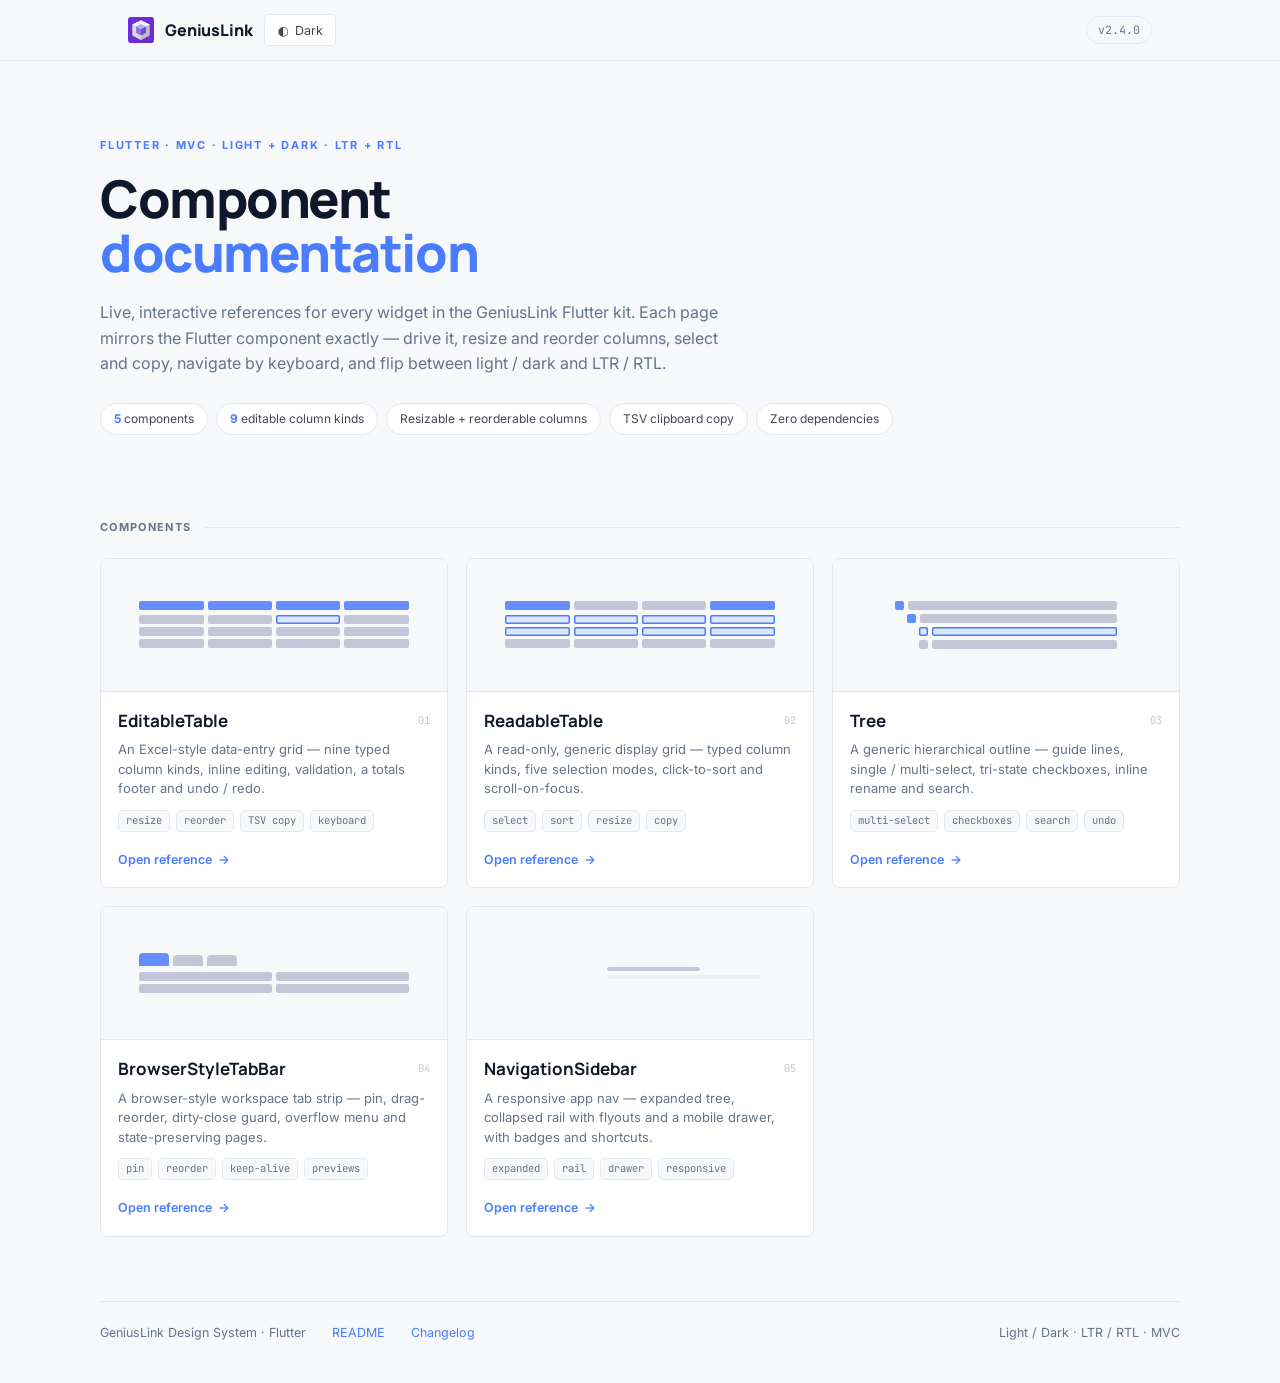
<file: docs/index.html>
<!DOCTYPE html>
<html lang="en">
<head>
<meta charset="UTF-8" />
<title>GeniusLink Design System — Components</title>
<meta name="viewport" content="width=device-width, initial-scale=1" />
<link rel="stylesheet" href="tokens.css" />
<style>
  html, body { margin: 0; padding: 0; }
  body {
    font-family: var(--gl-font-body);
    background: var(--gl-bg);
    color: var(--gl-fg-1);
    -webkit-font-smoothing: antialiased;
  }
  ::-webkit-scrollbar { width: 10px; height: 10px; }
  ::-webkit-scrollbar-thumb { background: var(--gl-border-strong); border-radius: 5px; }
  a { color: inherit; text-decoration: none; }

  .wrap { max-width: 1080px; margin: 0 auto; padding: 0 28px; }

  /* top bar */
  .bar {
    position: sticky; top: 0; z-index: 100;
    display: flex; align-items: center; gap: 12px;
    height: 60px;
    background: color-mix(in srgb, var(--gl-bg) 86%, transparent);
    backdrop-filter: saturate(140%) blur(10px);
    border-bottom: 1px solid var(--gl-border);
  }
  .bar .wrap { display: flex; align-items: center; gap: 12px; width: 100%; box-sizing: border-box; }
  .brand { display: flex; align-items: center; gap: 11px; }
  .brand img { width: 26px; height: 26px; object-fit: contain; }
  .brand b { font-family: var(--gl-font-display); font-weight: 800; font-size: 16px; letter-spacing: -0.01em; }
  .ver {
    margin-inline-start: auto;
    font-family: var(--gl-font-mono); font-size: 11.5px;
    color: var(--gl-fg-3);
    border: 1px solid var(--gl-border); border-radius: 999px;
    padding: 4px 11px;
  }
  .theme-btn {
    display: inline-flex; align-items: center; gap: 7px;
    height: 32px; padding: 0 12px;
    background: var(--gl-surface); border: 1px solid var(--gl-border);
    border-radius: var(--gl-radius-sm);
    color: var(--gl-fg-2); font-size: 12.5px; font-family: var(--gl-font-body);
    cursor: pointer;
  }
  .theme-btn:hover { border-color: var(--gl-border-strong); color: var(--gl-fg-1); }

  /* hero */
  .hero { padding: 76px 0 38px; }
  .eyebrow {
    font-size: 11px; font-weight: 700; letter-spacing: 0.16em; text-transform: uppercase;
    color: var(--gl-blue-500); margin-bottom: 18px;
  }
  .hero h1 {
    font-family: var(--gl-font-display); font-weight: 800;
    font-size: clamp(34px, 6vw, 52px); line-height: 1.04; letter-spacing: -0.028em;
    margin: 0 0 20px;
  }
  .hero h1 .g { color: var(--gl-blue-500); }
  .hero p {
    max-width: 620px; font-size: 16px; line-height: 1.62; color: var(--gl-fg-3); margin: 0;
    text-wrap: pretty;
  }
  .meta { display: flex; flex-wrap: wrap; gap: 8px; margin-top: 26px; }
  .chip {
    font-size: 12px; color: var(--gl-fg-2);
    background: var(--gl-surface); border: 1px solid var(--gl-border);
    border-radius: 999px; padding: 6px 13px;
  }
  .chip b { color: var(--gl-blue-500); font-weight: 700; }

  /* section label */
  .sec-label {
    display: flex; align-items: center; gap: 14px;
    margin: 46px 0 22px;
    font-size: 11px; font-weight: 700; letter-spacing: 0.12em; text-transform: uppercase;
    color: var(--gl-fg-3);
  }
  .sec-label::after { content: ""; flex: 1; height: 1px; background: var(--gl-border); }

  /* component grid */
  .grid {
    display: grid; grid-template-columns: repeat(auto-fill, minmax(330px, 1fr));
    gap: 18px;
  }
  .card {
    display: flex; flex-direction: column;
    background: var(--gl-surface); border: 1px solid var(--gl-border);
    border-radius: var(--gl-radius-lg); overflow: hidden;
    transition: transform var(--gl-dur-base) var(--gl-ease-standard),
                border-color var(--gl-dur-base) var(--gl-ease-standard),
                box-shadow var(--gl-dur-base) var(--gl-ease-standard);
  }
  .card:hover {
    transform: translateY(-3px);
    border-color: color-mix(in srgb, var(--gl-blue-500) 50%, var(--gl-border));
    box-shadow: var(--gl-shadow);
  }
  .thumb {
    height: 132px; border-bottom: 1px solid var(--gl-border);
    background: var(--gl-bg); position: relative; overflow: hidden;
    display: flex; align-items: center; justify-content: center;
  }
  .card-body { padding: 16px 17px 18px; display: flex; flex-direction: column; gap: 7px; flex: 1; }
  .card-head { display: flex; align-items: center; gap: 9px; }
  .card-head h3 { font-family: var(--gl-font-display); font-weight: 700; font-size: 17px; margin: 0; }
  .card-head .num {
    font-family: var(--gl-font-mono); font-size: 10.5px; color: var(--gl-fg-4);
    margin-inline-start: auto;
  }
  .card p { margin: 0; font-size: 13px; line-height: 1.5; color: var(--gl-fg-3); }
  .tags { display: flex; flex-wrap: wrap; gap: 6px; margin-top: 4px; }
  .tag {
    font-family: var(--gl-font-mono); font-size: 10.5px; color: var(--gl-fg-3);
    background: var(--gl-bg); border: 1px solid var(--gl-border); border-radius: 5px;
    padding: 2px 7px;
  }
  .go {
    margin-top: auto; padding-top: 12px;
    display: inline-flex; align-items: center; gap: 6px;
    font-size: 12.5px; font-weight: 600; color: var(--gl-blue-500);
  }
  .card:hover .go .arr { transform: translateX(3px); }
  .go .arr { transition: transform var(--gl-dur-base) var(--gl-ease-standard); }

  /* mini thumbnail primitives (flat, token-coloured) */
  .mini { width: 78%; }
  .mrow { display: flex; gap: 4px; }
  .mcell { height: 9px; border-radius: 2px; background: var(--gl-border-strong); flex: 1; }
  .mcell.h { background: var(--gl-blue-500); opacity: .85; }
  .mcell.sel { box-shadow: inset 0 0 0 1.5px var(--gl-blue-500); background: color-mix(in srgb, var(--gl-blue-500) 14%, transparent); }

  footer {
    margin: 64px 0 40px; padding-top: 22px;
    border-top: 1px solid var(--gl-border);
    display: flex; flex-wrap: wrap; gap: 14px 26px; align-items: center;
    font-size: 12.5px; color: var(--gl-fg-3);
  }
  footer a { color: var(--gl-blue-500); }
  footer .sp { margin-inline-start: auto; }

  @media (max-width: 560px) { .hero { padding: 48px 0 28px; } }
</style>
</head>
<body data-theme="light">

<div class="bar">
  <div class="wrap">
    <span class="brand"><img src="assets/logo-mark.png" alt="" /><b>GeniusLink</b></span>
    <button class="theme-btn" id="themeBtn" type="button">
      <span id="themeIcon">◐</span><span id="themeLabel">Dark</span>
    </button>
    <span class="ver">v2.4.0</span>
  </div>
</div>

<div class="wrap">
  <header class="hero">
    <div class="eyebrow">Flutter · MVC · Light + Dark · LTR + RTL</div>
    <h1>Component<br><span class="g">documentation</span></h1>
    <p>Live, interactive references for every widget in the GeniusLink Flutter kit. Each page mirrors the Flutter component exactly — drive it, resize and reorder columns, select and copy, navigate by keyboard, and flip between light / dark and LTR / RTL.</p>
    <div class="meta">
      <span class="chip"><b>5</b> components</span>
      <span class="chip"><b>9</b> editable column kinds</span>
      <span class="chip">Resizable + reorderable columns</span>
      <span class="chip">TSV clipboard copy</span>
      <span class="chip">Zero dependencies</span>
    </div>
  </header>

  <div class="sec-label">Components</div>

  <div class="grid">

    <a class="card" href="components-editable-table.html">
      <div class="thumb">
        <div class="mini">
          <div class="mrow" style="margin-bottom:5px"><div class="mcell h"></div><div class="mcell h"></div><div class="mcell h"></div><div class="mcell h"></div></div>
          <div class="mrow" style="margin-bottom:3px"><div class="mcell"></div><div class="mcell"></div><div class="mcell sel"></div><div class="mcell"></div></div>
          <div class="mrow" style="margin-bottom:3px"><div class="mcell"></div><div class="mcell"></div><div class="mcell"></div><div class="mcell"></div></div>
          <div class="mrow"><div class="mcell"></div><div class="mcell"></div><div class="mcell"></div><div class="mcell"></div></div>
        </div>
      </div>
      <div class="card-body">
        <div class="card-head"><h3>EditableTable</h3><span class="num">01</span></div>
        <p>An Excel-style data-entry grid — nine typed column kinds, inline editing, validation, a totals footer and undo / redo.</p>
        <div class="tags"><span class="tag">resize</span><span class="tag">reorder</span><span class="tag">TSV copy</span><span class="tag">keyboard</span></div>
        <span class="go">Open reference <span class="arr">→</span></span>
      </div>
    </a>

    <a class="card" href="components-readable-table.html">
      <div class="thumb">
        <div class="mini">
          <div class="mrow" style="margin-bottom:5px"><div class="mcell h"></div><div class="mcell"></div><div class="mcell"></div><div class="mcell h"></div></div>
          <div class="mrow" style="margin-bottom:3px"><div class="mcell sel"></div><div class="mcell sel"></div><div class="mcell sel"></div><div class="mcell sel"></div></div>
          <div class="mrow" style="margin-bottom:3px"><div class="mcell sel"></div><div class="mcell sel"></div><div class="mcell sel"></div><div class="mcell sel"></div></div>
          <div class="mrow"><div class="mcell"></div><div class="mcell"></div><div class="mcell"></div><div class="mcell"></div></div>
        </div>
      </div>
      <div class="card-body">
        <div class="card-head"><h3>ReadableTable</h3><span class="num">02</span></div>
        <p>A read-only, generic display grid — typed column kinds, five selection modes, click-to-sort and scroll-on-focus.</p>
        <div class="tags"><span class="tag">select</span><span class="tag">sort</span><span class="tag">resize</span><span class="tag">copy</span></div>
        <span class="go">Open reference <span class="arr">→</span></span>
      </div>
    </a>

    <a class="card" href="components-tree.html">
      <div class="thumb">
        <div class="mini" style="width:64%">
          <div class="mrow" style="margin-bottom:4px"><div class="mcell h" style="max-width:9px"></div><div class="mcell"></div></div>
          <div class="mrow" style="margin-bottom:4px;padding-inline-start:12px"><div class="mcell h" style="max-width:9px"></div><div class="mcell"></div></div>
          <div class="mrow" style="margin-bottom:4px;padding-inline-start:24px"><div class="mcell sel" style="max-width:9px"></div><div class="mcell sel"></div></div>
          <div class="mrow" style="padding-inline-start:24px"><div class="mcell" style="max-width:9px"></div><div class="mcell"></div></div>
        </div>
      </div>
      <div class="card-body">
        <div class="card-head"><h3>Tree</h3><span class="num">03</span></div>
        <p>A generic hierarchical outline — guide lines, single / multi-select, tri-state checkboxes, inline rename and search.</p>
        <div class="tags"><span class="tag">multi-select</span><span class="tag">checkboxes</span><span class="tag">search</span><span class="tag">undo</span></div>
        <span class="go">Open reference <span class="arr">→</span></span>
      </div>
    </a>

    <a class="card" href="components-browsertabs.html">
      <div class="thumb">
        <div class="mini">
          <div class="mrow" style="margin-bottom:6px;align-items:flex-end">
            <div class="mcell h" style="height:13px;border-radius:4px 4px 0 0;max-width:30px"></div>
            <div class="mcell" style="height:11px;border-radius:4px 4px 0 0;max-width:30px"></div>
            <div class="mcell" style="height:11px;border-radius:4px 4px 0 0;max-width:30px"></div>
          </div>
          <div class="mrow" style="margin-bottom:3px"><div class="mcell"></div><div class="mcell"></div></div>
          <div class="mrow"><div class="mcell"></div><div class="mcell"></div></div>
        </div>
      </div>
      <div class="card-body">
        <div class="card-head"><h3>BrowserStyleTabBar</h3><span class="num">04</span></div>
        <p>A browser-style workspace tab strip — pin, drag-reorder, dirty-close guard, overflow menu and state-preserving pages.</p>
        <div class="tags"><span class="tag">pin</span><span class="tag">reorder</span><span class="tag">keep-alive</span><span class="tag">previews</span></div>
        <span class="go">Open reference <span class="arr">→</span></span>
      </div>
    </a>

    <a class="card" href="components-navigation-sidebar.html">
      <div class="thumb">
        <div class="mini" style="width:70%;display:flex;gap:6px">
          <div style="width:34%;display:flex;flex-direction:column;gap:4px">
            <div class="mcell h" style="height:7px"></div>
            <div class="mcell" style="height:7px"></div>
            <div class="mcell sel" style="height:7px"></div>
            <div class="mcell" style="height:7px"></div>
          </div>
          <div style="flex:1;display:flex;flex-direction:column;gap:4px">
            <div class="mcell" style="height:7px;max-width:60%"></div>
            <div class="mcell" style="height:24px;background:var(--gl-border);opacity:.5"></div>
          </div>
        </div>
      </div>
      <div class="card-body">
        <div class="card-head"><h3>NavigationSidebar</h3><span class="num">05</span></div>
        <p>A responsive app nav — expanded tree, collapsed rail with flyouts and a mobile drawer, with badges and shortcuts.</p>
        <div class="tags"><span class="tag">expanded</span><span class="tag">rail</span><span class="tag">drawer</span><span class="tag">responsive</span></div>
        <span class="go">Open reference <span class="arr">→</span></span>
      </div>
    </a>

  </div>

  <footer>
    <span>GeniusLink Design System · Flutter</span>
    <a href="../README.md">README</a>
    <a href="../changelog.md">Changelog</a>
    <span class="sp">Light / Dark · LTR / RTL · MVC</span>
  </footer>
</div>

<script>
  (function () {
    var body = document.body;
    var btn = document.getElementById('themeBtn');
    var label = document.getElementById('themeLabel');
    var saved = null;
    try { saved = localStorage.getItem('gl-docs-theme'); } catch (e) {}
    if (saved) body.setAttribute('data-theme', saved);
    function sync() {
      var dark = body.getAttribute('data-theme') === 'dark';
      label.textContent = dark ? 'Light' : 'Dark';
    }
    sync();
    btn.addEventListener('click', function () {
      var dark = body.getAttribute('data-theme') === 'dark';
      var next = dark ? 'light' : 'dark';
      body.setAttribute('data-theme', next);
      try { localStorage.setItem('gl-docs-theme', next); } catch (e) {}
      sync();
    });
  })();
</script>
</body>
</html>
</file>
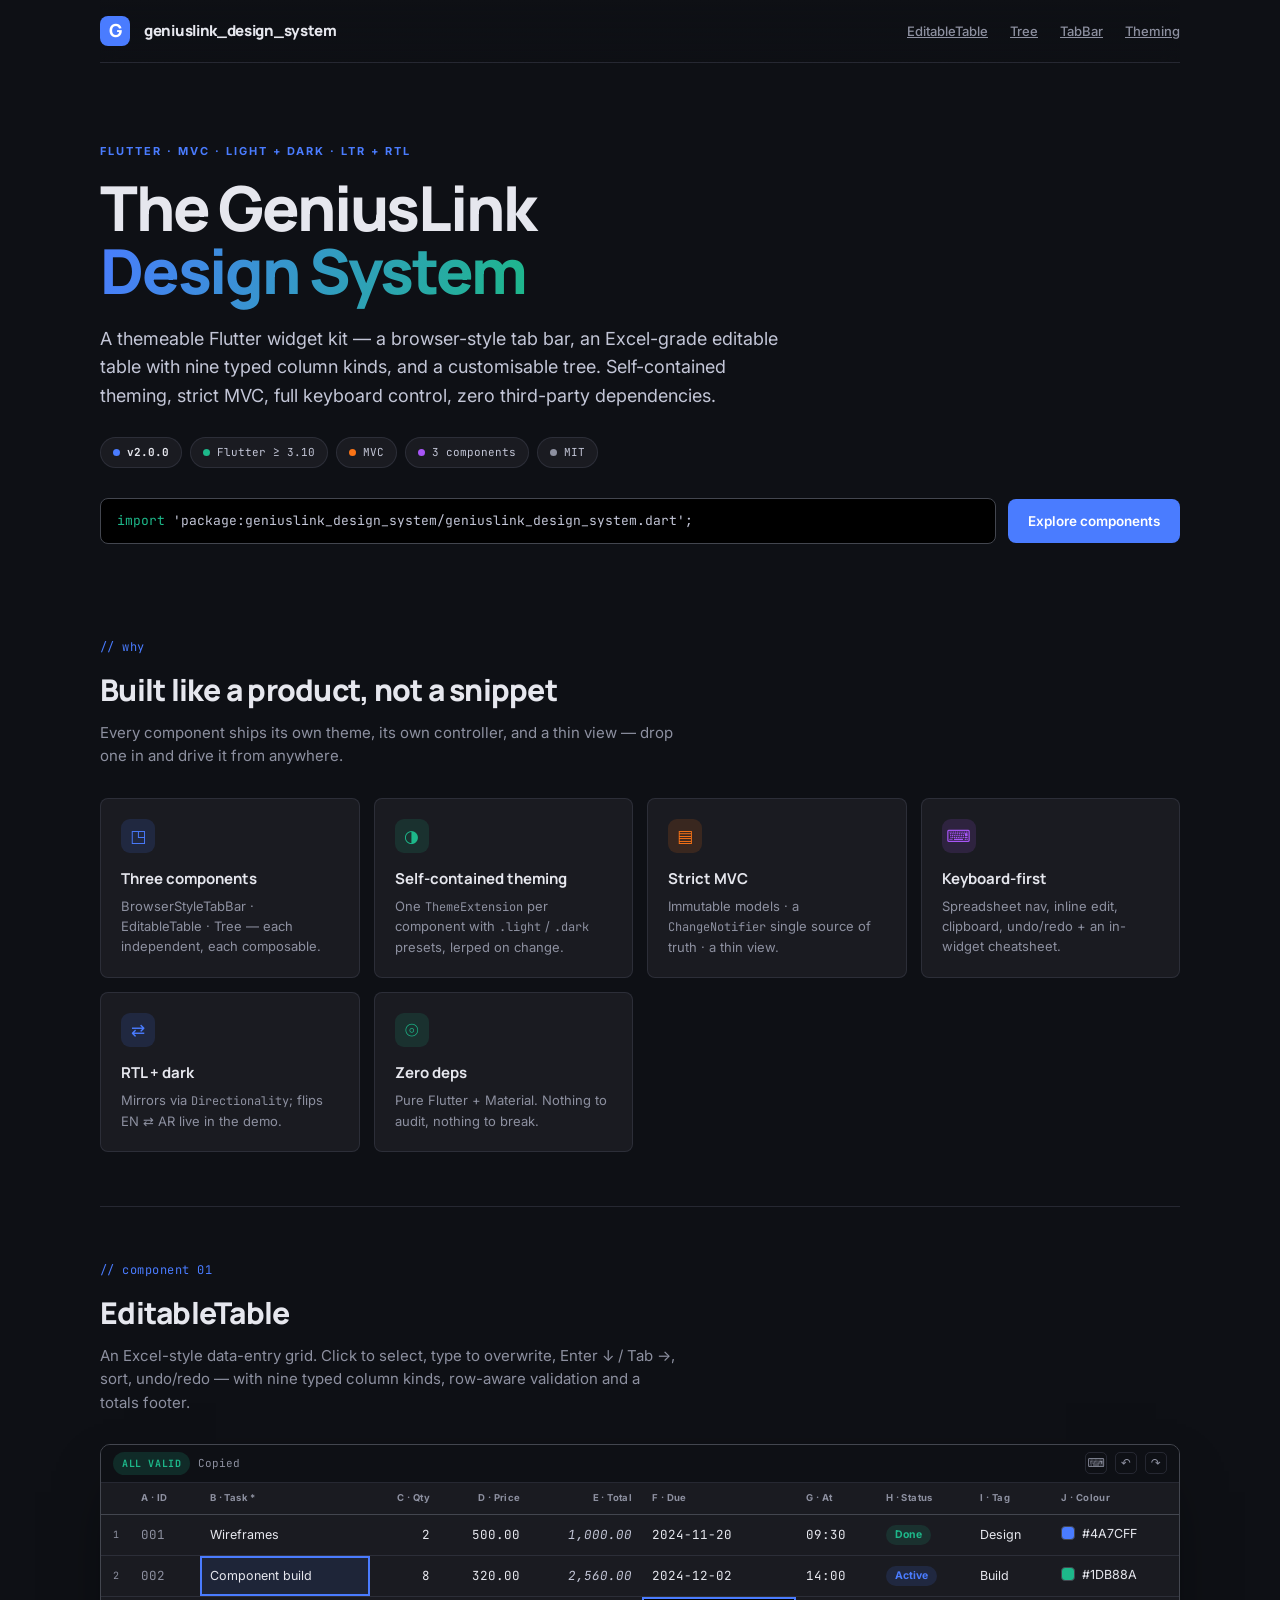
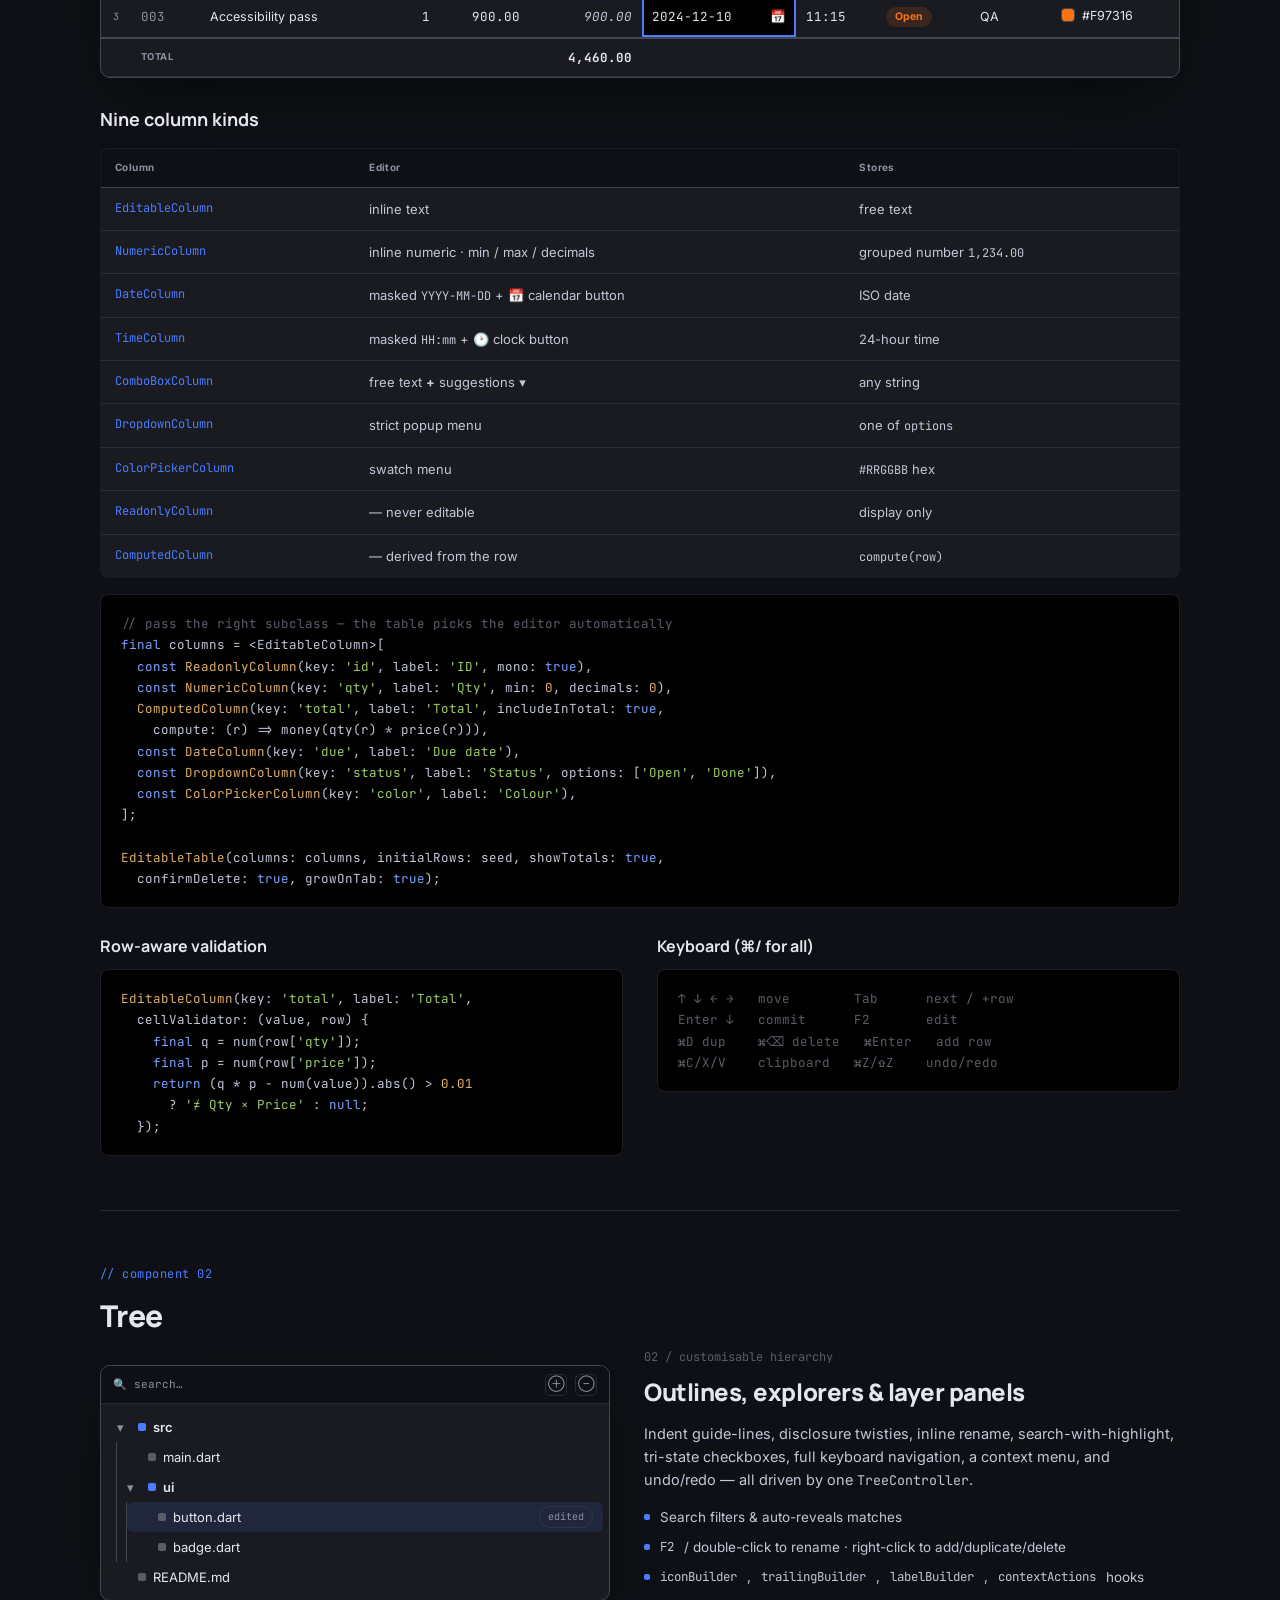
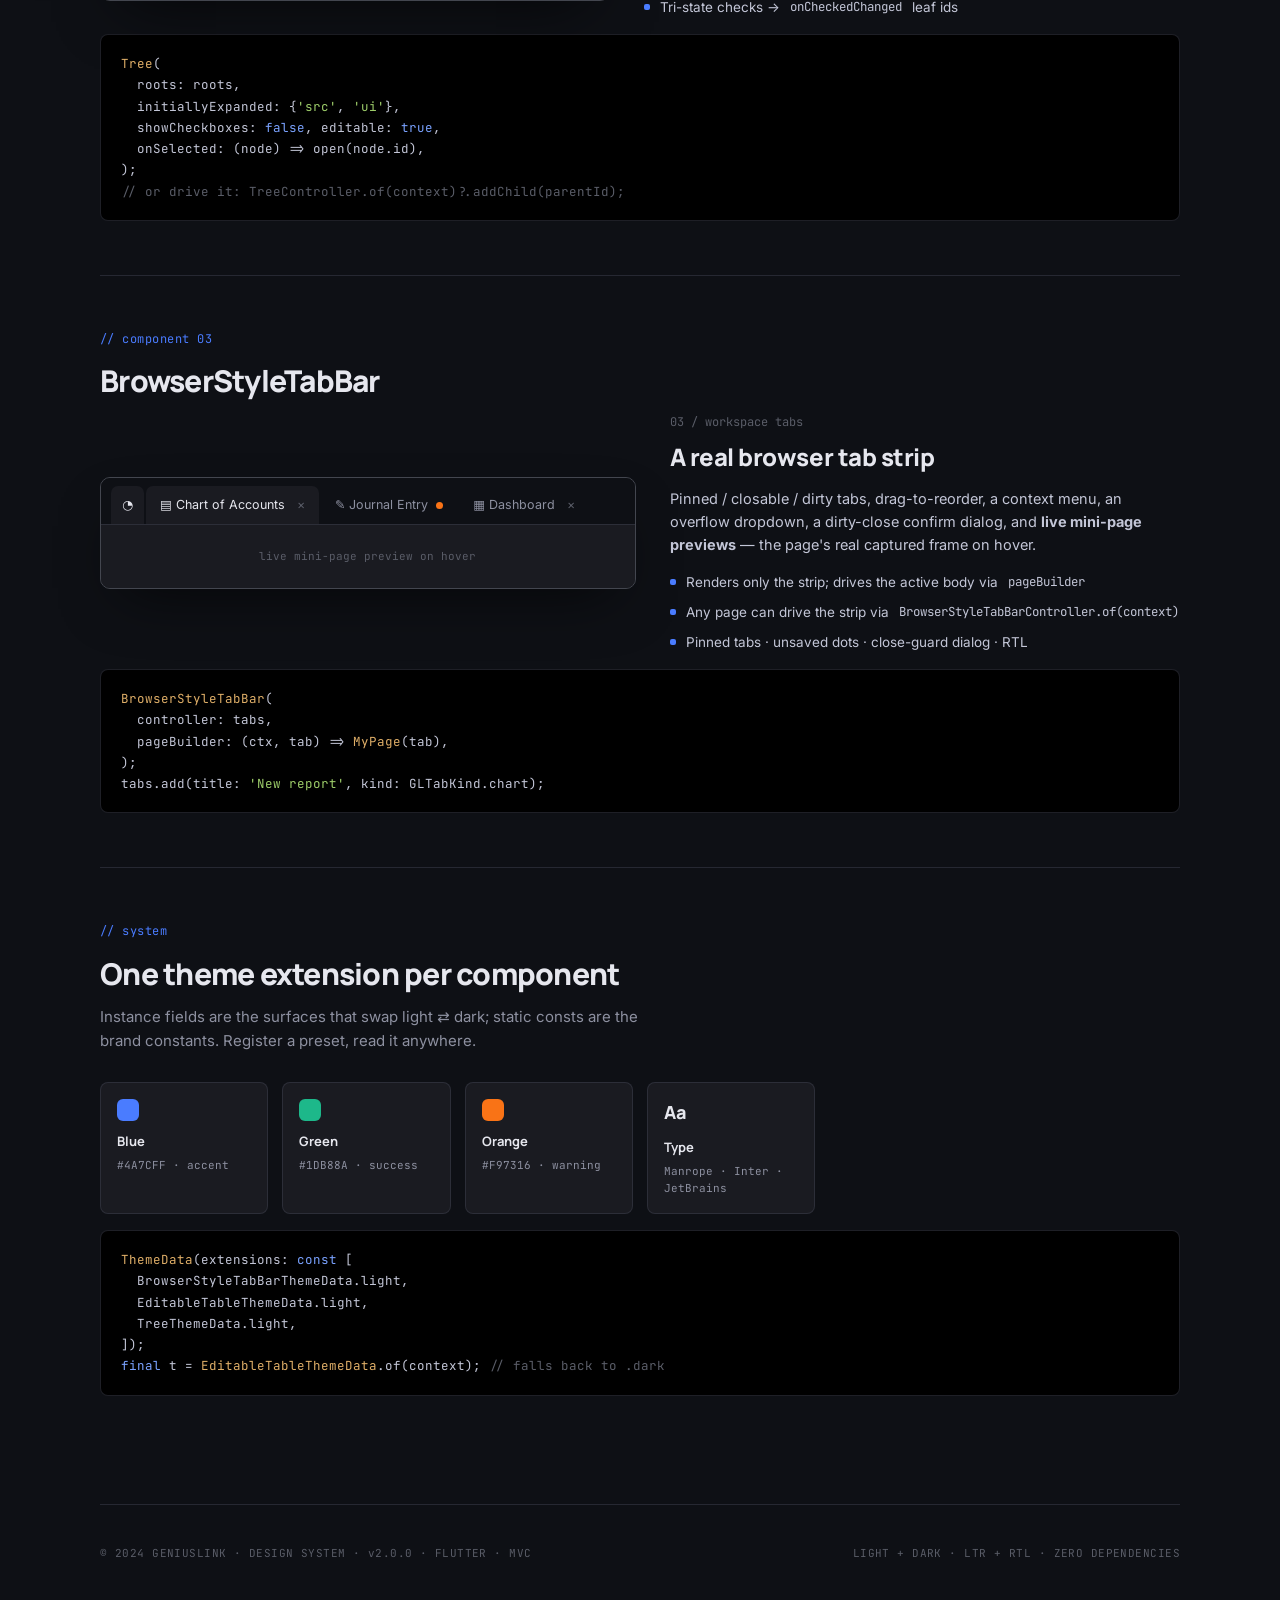
<file: doc/showcase.html>
<!DOCTYPE html>
<html lang="en">
<head>
<meta charset="UTF-8" />
<meta name="viewport" content="width=device-width, initial-scale=1.0" />
<title>GeniusLink Design System · Flutter</title>
<link rel="preconnect" href="https://fonts.googleapis.com" />
<link rel="preconnect" href="https://fonts.gstatic.com" crossorigin />
<link href="https://fonts.googleapis.com/css2?family=Manrope:wght@500;600;700;800&family=Inter:wght@400;500;600;700&family=JetBrains+Mono:wght@400;500;700&display=swap" rel="stylesheet" />
<style>
  :root{
    --bg:#0E1015; --surface:#1A1B21; --surface2:#212329; --input:#33353A; --hover:#24272E;
    --border:rgba(67,70,84,.45); --border-strong:#43464F;
    --fg1:#E6E7EE; --fg2:#C3C6D7; --fg3:#8D90A0; --fg4:#5A5D68;
    --blue:#4A7CFF; --green:#1DB88A; --orange:#F97316; --red:#EF4444; --purple:#A855F7;
    --mono:'JetBrains Mono',ui-monospace,SFMono-Regular,Menlo,monospace;
    --body:'Inter',system-ui,-apple-system,sans-serif;
    --display:'Manrope','Inter',system-ui,sans-serif;
    --r:8px;
  }
  *{box-sizing:border-box;margin:0;padding:0}
  html{scroll-behavior:smooth}
  body{background:radial-gradient(1200px 700px at 80% -10%,rgba(74,124,255,.10),transparent 60%),var(--bg);
    color:var(--fg1);font-family:var(--body);line-height:1.55;-webkit-font-smoothing:antialiased;
    padding:0 24px 120px}
  .wrap{max-width:1080px;margin:0 auto}
  a{color:inherit}
  code{font-family:var(--mono);font-size:.92em}

  /* nav */
  nav{position:sticky;top:0;z-index:20;display:flex;align-items:center;gap:14px;
    padding:16px 0;margin-bottom:8px;backdrop-filter:blur(8px);
    background:linear-gradient(var(--bg),rgba(14,16,21,.6));border-bottom:1px solid var(--border)}
  .logo{width:30px;height:30px;border-radius:8px;background:var(--blue);display:grid;place-items:center;
    font-family:var(--display);font-weight:800;color:#fff;font-size:18px;flex-shrink:0}
  nav .nm{font-family:var(--display);font-weight:800;letter-spacing:-.02em;font-size:15px}
  nav .links{margin-left:auto;display:flex;gap:22px;font-size:13px;color:var(--fg3);font-weight:500}
  nav .links a:hover{color:var(--fg1)}
  @media(max-width:680px){nav .links{display:none}}

  /* hero */
  header{padding:72px 0 40px}
  .eyebrow{font-weight:700;font-size:11px;letter-spacing:.18em;text-transform:uppercase;color:var(--blue)}
  h1{font-family:var(--display);font-weight:800;font-size:clamp(38px,7vw,62px);letter-spacing:-.035em;
    margin-top:16px;line-height:1.02}
  h1 .g{background:linear-gradient(110deg,var(--blue),var(--green));-webkit-background-clip:text;background-clip:text;color:transparent}
  .lede{font-size:18px;color:var(--fg2);max-width:62ch;margin-top:22px;line-height:1.6}
  .badges{display:flex;flex-wrap:wrap;gap:8px;margin-top:26px}
  .badge{font-family:var(--mono);font-size:11px;padding:6px 12px;border-radius:999px;
    border:1px solid var(--border);background:var(--surface);color:var(--fg2);display:flex;gap:7px;align-items:center}
  .badge b{color:var(--fg1)}
  .dot{width:7px;height:7px;border-radius:999px;display:inline-block}

  .install{margin-top:30px;display:flex;flex-wrap:wrap;gap:12px;align-items:center}
  .cmd{font-family:var(--mono);font-size:13px;background:#000;border:1px solid var(--border-strong);
    border-radius:var(--r);padding:12px 16px;color:var(--fg2);flex:1;min-width:280px}
  .cmd .p{color:var(--green)}
  .btn{font-weight:600;font-size:13.5px;padding:12px 20px;border-radius:var(--r);
    background:var(--blue);color:#fff;border:none;cursor:pointer;text-decoration:none;display:inline-block}
  .btn.ghost{background:transparent;border:1px solid var(--border-strong);color:var(--fg1)}

  section{padding:54px 0;border-top:1px solid var(--border)}
  .kicker{font-family:var(--mono);font-size:12px;color:var(--blue);letter-spacing:.04em}
  h2{font-family:var(--display);font-weight:800;font-size:30px;letter-spacing:-.025em;margin:10px 0 8px}
  .h2sub{color:var(--fg3);font-size:15px;max-width:64ch;margin-bottom:30px}

  /* feature grid */
  .feat{display:grid;grid-template-columns:repeat(auto-fill,minmax(244px,1fr));gap:14px}
  .fcard{background:var(--surface);border:1px solid var(--border);border-radius:var(--r);padding:20px}
  .fcard .ic{width:34px;height:34px;border-radius:9px;display:grid;place-items:center;font-size:17px;margin-bottom:14px}
  .fcard h3{font-family:var(--display);font-size:15px;font-weight:700;margin-bottom:6px}
  .fcard p{font-size:13px;color:var(--fg3);line-height:1.55}

  /* component block */
  .comp{display:grid;grid-template-columns:1.05fr 1fr;gap:34px;align-items:center}
  .comp.rev{grid-template-columns:1fr 1.05fr}
  .comp.rev .copy{order:2}
  @media(max-width:840px){.comp,.comp.rev{grid-template-columns:1fr}.comp.rev .copy{order:0}}
  .copy .num{font-family:var(--mono);font-size:12px;color:var(--fg4)}
  .copy h3{font-family:var(--display);font-size:24px;font-weight:800;letter-spacing:-.02em;margin:6px 0 12px}
  .copy p{color:var(--fg2);font-size:14.5px;line-height:1.6}
  .copy ul{list-style:none;margin:16px 0 0;display:flex;flex-direction:column;gap:9px}
  .copy li{font-size:13.5px;color:var(--fg2);display:flex;gap:10px;align-items:flex-start}
  .copy li::before{content:'';width:6px;height:6px;border-radius:2px;background:var(--blue);margin-top:7px;flex-shrink:0}

  .mock{background:var(--surface);border:1px solid var(--border-strong);border-radius:10px;overflow:hidden;
    box-shadow:0 24px 60px -24px rgba(0,0,0,.7)}
  .mock .bar{height:38px;display:flex;align-items:center;gap:8px;padding:0 12px;background:var(--bg);
    border-bottom:1px solid var(--border)}
  .mb-pill{font-family:var(--mono);font-size:10px;font-weight:700;letter-spacing:.06em;padding:4px 9px;border-radius:999px}
  .mb-pill.ok{color:var(--green);background:rgba(29,184,138,.16)}
  .mock .ico{margin-left:auto;display:flex;gap:8px;color:var(--fg3)}
  .mock .ico span{width:22px;height:22px;border:1px solid var(--border);border-radius:5px;display:grid;place-items:center;font-size:12px}

  /* table mock */
  table{width:100%;border-collapse:collapse;font-size:12.5px}
  th{font-family:var(--body);font-weight:700;font-size:9.5px;letter-spacing:.04em;color:var(--fg3);text-align:left;
    padding:8px 10px;border-bottom:1px solid var(--border-strong);white-space:nowrap}
  th.n,td.n{text-align:right}
  td{padding:9px 10px;border-bottom:1px solid var(--border);color:var(--fg1);white-space:nowrap}
  td.mono{font-family:var(--mono)}
  td.muted{color:var(--fg3)}
  td.sel{box-shadow:inset 0 0 0 2px var(--blue);background:rgba(74,124,255,.10)}
  .gut{color:var(--fg3);font-family:var(--mono);font-size:10px;width:30px;text-align:center}
  tr:hover td{background:rgba(255,255,255,.02)}
  .chip{font-family:var(--body);font-size:10.5px;font-weight:700;padding:2px 9px;border-radius:999px;display:inline-block}
  .sw{display:inline-flex;align-items:center;gap:7px}
  .sw i{width:14px;height:14px;border-radius:4px;border:1px solid var(--border-strong);display:inline-block}
  .fx{font-style:italic;color:var(--fg2)}
  .editing{position:relative;background:#000;box-shadow:inset 0 0 0 2px var(--blue)}
  .editing .caret{display:inline-block;width:1px;height:13px;background:var(--blue);vertical-align:-2px;margin-left:1px;animation:blink 1s steps(1) infinite}
  .suffix{float:right;color:var(--blue)}
  @keyframes blink{50%{opacity:0}}
  tfoot td{border-top:2px solid var(--border-strong);font-family:var(--mono);font-weight:700;color:var(--fg1)}
  tfoot td.lbl{font-family:var(--body);font-size:9.5px;letter-spacing:.04em;color:var(--fg3)}

  /* tree mock */
  .tree{padding:8px 6px}
  .trow{display:flex;align-items:center;gap:7px;height:30px;padding:0 10px;border-radius:6px;font-size:13px}
  .trow.sel{background:rgba(74,124,255,.12)}
  .tw{color:var(--fg3);font-size:13px;width:14px;display:inline-block}
  .tdot{width:8px;height:8px;border-radius:2px}
  .tbadge{margin-left:auto;font-family:var(--mono);font-size:10px;color:var(--fg3);border:1px solid var(--border);border-radius:999px;padding:2px 8px}
  .guide{border-left:1px solid var(--border-strong);height:30px;margin-left:9px}

  /* tabs mock */
  .tabs{display:flex;align-items:flex-end;gap:2px;padding:8px 10px 0;background:var(--bg)}
  .tab{display:flex;align-items:center;gap:8px;padding:9px 14px;border-radius:7px 7px 0 0;font-size:12.5px;
    color:var(--fg3);background:transparent;max-width:180px}
  .tab.act{background:var(--surface);color:var(--fg1)}
  .tab.pin{padding:9px 11px}
  .tab .x{margin-left:4px;color:var(--fg4)}
  .tab .dd{width:7px;height:7px;border-radius:999px;background:var(--orange)}
  .tabbody{height:64px;background:var(--surface);border-top:1px solid var(--border);display:grid;place-items:center;
    color:var(--fg4);font-family:var(--mono);font-size:11px}

  /* type table */
  .types{width:100%;border-collapse:collapse;font-size:13px;background:var(--surface);border:1px solid var(--border);border-radius:var(--r);overflow:hidden}
  .types th{background:var(--bg);font-size:10px;padding:11px 14px}
  .types td{padding:11px 14px;color:var(--fg2);vertical-align:top}
  .types td:first-child{font-family:var(--mono);color:var(--blue);font-size:12px;white-space:nowrap}
  .types tr:last-child td{border-bottom:none}

  pre{font-family:var(--mono);font-size:12.5px;color:var(--fg2);background:#000;
    border:1px solid var(--border);border-radius:var(--r);padding:18px 20px;overflow:auto;line-height:1.7;margin-top:16px}
  pre .k{color:#7aa2ff} pre .s{color:#9ece6a} pre .c{color:var(--fg4)} pre .t{color:#e0af68}

  .cols2{display:grid;grid-template-columns:1fr 1fr;gap:34px}
  @media(max-width:840px){.cols2{grid-template-columns:1fr}}

  footer{padding:40px 0 0;border-top:1px solid var(--border);margin-top:54px;
    font-family:var(--mono);font-size:11px;color:var(--fg4);letter-spacing:.04em;display:flex;flex-wrap:wrap;gap:12px;justify-content:space-between}
</style>
</head>
<body>
<template id="__bundler_thumbnail">
  <svg viewBox="0 0 100 100" xmlns="http://www.w3.org/2000/svg">
    <rect width="100" height="100" rx="22" fill="#4A7CFF"/>
    <text x="50" y="70" font-family="sans-serif" font-weight="800" font-size="56" fill="#fff" text-anchor="middle">G</text>
  </svg>
</template>

<div class="wrap">
  <nav>
    <div class="logo">G</div>
    <span class="nm">geniuslink_design_system</span>
    <div class="links">
      <a href="#table">EditableTable</a>
      <a href="#tree">Tree</a>
      <a href="#tabs">TabBar</a>
      <a href="#theming">Theming</a>
    </div>
  </nav>

  <header>
    <div class="eyebrow">Flutter · MVC · Light + Dark · LTR + RTL</div>
    <h1>The GeniusLink<br><span class="g">Design System</span></h1>
    <p class="lede">A themeable Flutter widget kit — a browser-style tab bar, an Excel-grade editable table with nine typed column kinds, and a customisable tree. Self-contained theming, strict MVC, full keyboard control, zero third-party dependencies.</p>
    <div class="badges">
      <span class="badge"><span class="dot" style="background:var(--blue)"></span> <b>v2.0.0</b></span>
      <span class="badge"><span class="dot" style="background:var(--green)"></span> Flutter ≥ 3.10</span>
      <span class="badge"><span class="dot" style="background:var(--orange)"></span> MVC</span>
      <span class="badge"><span class="dot" style="background:var(--purple)"></span> 3 components</span>
      <span class="badge"><span class="dot" style="background:var(--fg3)"></span> MIT</span>
    </div>
    <div class="install">
      <div class="cmd"><span class="p">import</span> 'package:geniuslink_design_system/geniuslink_design_system.dart';</div>
      <a class="btn" href="#table">Explore components</a>
    </div>
  </header>

  <!-- FEATURES -->
  <section style="border-top:none">
    <div class="kicker">// why</div>
    <h2>Built like a product, not a snippet</h2>
    <p class="h2sub">Every component ships its own theme, its own controller, and a thin view — drop one in and drive it from anywhere.</p>
    <div class="feat">
      <div class="fcard"><div class="ic" style="background:rgba(74,124,255,.14);color:var(--blue)">◳</div><h3>Three components</h3><p>BrowserStyleTabBar · EditableTable · Tree — each independent, each composable.</p></div>
      <div class="fcard"><div class="ic" style="background:rgba(29,184,138,.14);color:var(--green)">◑</div><h3>Self-contained theming</h3><p>One <code>ThemeExtension</code> per component with <code>.light</code> / <code>.dark</code> presets, lerped on change.</p></div>
      <div class="fcard"><div class="ic" style="background:rgba(249,115,22,.14);color:var(--orange)">▤</div><h3>Strict MVC</h3><p>Immutable models · a <code>ChangeNotifier</code> single source of truth · a thin view.</p></div>
      <div class="fcard"><div class="ic" style="background:rgba(168,85,247,.14);color:var(--purple)">⌨</div><h3>Keyboard-first</h3><p>Spreadsheet nav, inline edit, clipboard, undo/redo + an in-widget cheatsheet.</p></div>
      <div class="fcard"><div class="ic" style="background:rgba(74,124,255,.14);color:var(--blue)">⇄</div><h3>RTL + dark</h3><p>Mirrors via <code>Directionality</code>; flips EN ⇄ AR live in the demo.</p></div>
      <div class="fcard"><div class="ic" style="background:rgba(29,184,138,.14);color:var(--green)">⦾</div><h3>Zero deps</h3><p>Pure Flutter + Material. Nothing to audit, nothing to break.</p></div>
    </div>
  </section>

  <!-- EDITABLE TABLE -->
  <section id="table">
    <div class="kicker">// component 01</div>
    <h2>EditableTable</h2>
    <p class="h2sub">An Excel-style data-entry grid. Click to select, type to overwrite, Enter ↓ / Tab →, sort, undo/redo — with nine typed column kinds, row-aware validation and a totals footer.</p>

    <div class="mock" style="margin-bottom:28px">
      <div class="bar">
        <span class="mb-pill ok">ALL VALID</span>
        <span style="font-family:var(--mono);font-size:11px;color:var(--fg3)">Copied</span>
        <span class="ico"><span>⌨</span><span>↶</span><span>↷</span></span>
      </div>
      <div style="overflow-x:auto">
      <table>
        <thead><tr>
          <th class="gut"></th>
          <th>A · ID</th><th>B · Task *</th><th class="n">C · Qty</th><th class="n">D · Price</th>
          <th class="n">E · Total</th><th>F · Due</th><th>G · At</th><th>H · Status</th><th>I · Tag</th><th>J · Colour</th>
        </tr></thead>
        <tbody>
          <tr>
            <td class="gut">1</td>
            <td class="mono muted">001</td><td>Wireframes</td><td class="n mono">2</td><td class="n mono">500.00</td>
            <td class="n mono fx">1,000.00</td><td class="mono">2024-11-20</td><td class="mono">09:30</td>
            <td><span class="chip" style="color:var(--green);background:rgba(29,184,138,.14)">Done</span></td>
            <td>Design</td><td><span class="sw"><i style="background:#4A7CFF"></i> #4A7CFF</span></td>
          </tr>
          <tr>
            <td class="gut">2</td>
            <td class="mono muted">002</td>
            <td class="sel">Component build<span style="color:var(--fg4)"></span></td>
            <td class="n mono">8</td><td class="n mono">320.00</td>
            <td class="n mono fx">2,560.00</td><td class="mono">2024-12-02</td><td class="mono">14:00</td>
            <td><span class="chip" style="color:var(--blue);background:rgba(74,124,255,.14)">Active</span></td>
            <td>Build</td><td><span class="sw"><i style="background:#1DB88A"></i> #1DB88A</span></td>
          </tr>
          <tr>
            <td class="gut">3</td>
            <td class="mono muted">003</td><td>Accessibility pass</td><td class="n mono">1</td><td class="n mono">900.00</td>
            <td class="n mono fx">900.00</td>
            <td class="mono editing">2024-12-10<span class="suffix">📅</span></td>
            <td class="mono">11:15</td>
            <td><span class="chip" style="color:var(--orange);background:rgba(249,115,22,.14)">Open</span></td>
            <td>QA</td><td><span class="sw"><i style="background:#F97316"></i> #F97316</span></td>
          </tr>
        </tbody>
        <tfoot><tr>
          <td class="gut"></td><td class="lbl">TOTAL</td><td></td><td></td><td></td>
          <td class="n">4,460.00</td><td></td><td></td><td></td><td></td><td></td>
        </tr></tfoot>
      </table>
      </div>
    </div>

    <h3 style="font-family:var(--display);font-size:18px;font-weight:700;margin:8px 0 14px">Nine column kinds</h3>
    <table class="types">
      <thead><tr><th>Column</th><th>Editor</th><th>Stores</th></tr></thead>
      <tbody>
        <tr><td>EditableColumn</td><td>inline text</td><td>free text</td></tr>
        <tr><td>NumericColumn</td><td>inline numeric · min / max / decimals</td><td>grouped number <code>1,234.00</code></td></tr>
        <tr><td>DateColumn</td><td>masked <code>YYYY-MM-DD</code> + 📅 calendar button</td><td>ISO date</td></tr>
        <tr><td>TimeColumn</td><td>masked <code>HH:mm</code> + 🕑 clock button</td><td>24-hour time</td></tr>
        <tr><td>ComboBoxColumn</td><td>free text <b>+</b> suggestions ▾</td><td>any string</td></tr>
        <tr><td>DropdownColumn</td><td>strict popup menu</td><td>one of <code>options</code></td></tr>
        <tr><td>ColorPickerColumn</td><td>swatch menu</td><td><code>#RRGGBB</code> hex</td></tr>
        <tr><td>ReadonlyColumn</td><td>— never editable</td><td>display only</td></tr>
        <tr><td>ComputedColumn</td><td>— derived from the row</td><td><code>compute(row)</code></td></tr>
      </tbody>
    </table>

    <pre><span class="c">// pass the right subclass — the table picks the editor automatically</span>
<span class="k">final</span> columns = &lt;EditableColumn&gt;[
  <span class="k">const</span> <span class="t">ReadonlyColumn</span>(key: <span class="s">'id'</span>, label: <span class="s">'ID'</span>, mono: <span class="k">true</span>),
  <span class="k">const</span> <span class="t">NumericColumn</span>(key: <span class="s">'qty'</span>, label: <span class="s">'Qty'</span>, min: <span class="t">0</span>, decimals: <span class="t">0</span>),
  <span class="t">ComputedColumn</span>(key: <span class="s">'total'</span>, label: <span class="s">'Total'</span>, includeInTotal: <span class="k">true</span>,
    compute: (r) => money(qty(r) * price(r))),
  <span class="k">const</span> <span class="t">DateColumn</span>(key: <span class="s">'due'</span>, label: <span class="s">'Due date'</span>),
  <span class="k">const</span> <span class="t">DropdownColumn</span>(key: <span class="s">'status'</span>, label: <span class="s">'Status'</span>, options: [<span class="s">'Open'</span>, <span class="s">'Done'</span>]),
  <span class="k">const</span> <span class="t">ColorPickerColumn</span>(key: <span class="s">'color'</span>, label: <span class="s">'Colour'</span>),
];

<span class="t">EditableTable</span>(columns: columns, initialRows: seed, showTotals: <span class="k">true</span>,
  confirmDelete: <span class="k">true</span>, growOnTab: <span class="k">true</span>);</pre>

    <div class="cols2" style="margin-top:26px">
      <div>
        <h3 style="font-family:var(--display);font-size:16px;font-weight:700;margin-bottom:10px">Row-aware validation</h3>
        <pre style="margin-top:0"><span class="t">EditableColumn</span>(key: <span class="s">'total'</span>, label: <span class="s">'Total'</span>,
  cellValidator: (value, row) {
    <span class="k">final</span> q = num(row[<span class="s">'qty'</span>]);
    <span class="k">final</span> p = num(row[<span class="s">'price'</span>]);
    <span class="k">return</span> (q * p - num(value)).abs() &gt; <span class="t">0.01</span>
      ? <span class="s">'≠ Qty × Price'</span> : <span class="k">null</span>;
  });</pre>
      </div>
      <div>
        <h3 style="font-family:var(--display);font-size:16px;font-weight:700;margin-bottom:10px">Keyboard (⌘/ for all)</h3>
        <pre style="margin-top:0"><span class="c">↑ ↓ ← →   move        Tab      next / +row</span>
<span class="c">Enter ↓   commit      F2       edit</span>
<span class="c">⌘D dup    ⌘⌫ delete   ⌘Enter   add row</span>
<span class="c">⌘C/X/V    clipboard   ⌘Z/⇧Z    undo/redo</span></pre>
      </div>
    </div>
  </section>

  <!-- TREE -->
  <section id="tree">
    <div class="kicker">// component 02</div>
    <h2>Tree</h2>
    <div class="comp rev">
      <div class="copy">
        <div class="num">02 / customisable hierarchy</div>
        <h3>Outlines, explorers &amp; layer panels</h3>
        <p>Indent guide-lines, disclosure twisties, inline rename, search-with-highlight, tri-state checkboxes, full keyboard navigation, a context menu, and undo/redo — all driven by one <code>TreeController</code>.</p>
        <ul>
          <li>Search filters &amp; auto-reveals matches</li>
          <li><code>F2</code> / double-click to rename · right-click to add/duplicate/delete</li>
          <li><code>iconBuilder</code>, <code>trailingBuilder</code>, <code>labelBuilder</code>, <code>contextActions</code> hooks</li>
          <li>Tri-state checks → <code>onCheckedChanged</code> leaf ids</li>
        </ul>
      </div>
      <div class="mock">
        <div class="bar"><span style="font-family:var(--mono);font-size:11px;color:var(--fg3)">🔍 search…</span><span class="ico"><span>⊕</span><span>⊖</span></span></div>
        <div class="tree">
          <div class="trow"><span class="tw">▾</span><span class="tdot" style="background:var(--blue)"></span> <b style="font-weight:600">src</b></div>
          <div style="display:flex"><div class="guide"></div><div class="trow" style="flex:1"><span class="tw"></span><span class="tdot" style="background:var(--fg4)"></span> main.dart</div></div>
          <div style="display:flex"><div class="guide"></div><div class="trow" style="flex:1"><span class="tw">▾</span><span class="tdot" style="background:var(--blue)"></span> <b style="font-weight:600">ui</b></div></div>
          <div style="display:flex"><div class="guide"></div><div class="guide"></div><div class="trow sel" style="flex:1"><span class="tw"></span><span class="tdot" style="background:var(--fg4)"></span> button.dart <span class="tbadge">edited</span></div></div>
          <div style="display:flex"><div class="guide"></div><div class="guide"></div><div class="trow" style="flex:1"><span class="tw"></span><span class="tdot" style="background:var(--fg4)"></span> badge.dart</div></div>
          <div class="trow"><span class="tw"></span><span class="tdot" style="background:var(--fg4)"></span> README.md</div>
        </div>
      </div>
    </div>
    <pre><span class="t">Tree</span>(
  roots: roots,
  initiallyExpanded: {<span class="s">'src'</span>, <span class="s">'ui'</span>},
  showCheckboxes: <span class="k">false</span>, editable: <span class="k">true</span>,
  onSelected: (node) => open(node.id),
);
<span class="c">// or drive it: TreeController.of(context)?.addChild(parentId);</span></pre>
  </section>

  <!-- TAB BAR -->
  <section id="tabs">
    <div class="kicker">// component 03</div>
    <h2>BrowserStyleTabBar</h2>
    <div class="comp">
      <div class="mock">
        <div class="tabs">
          <div class="tab pin act">◔</div>
          <div class="tab act">▤ Chart of Accounts <span class="x">×</span></div>
          <div class="tab">✎ Journal Entry <span class="dd"></span></div>
          <div class="tab">▦ Dashboard <span class="x">×</span></div>
        </div>
        <div class="tabbody">live mini-page preview on hover</div>
      </div>
      <div class="copy">
        <div class="num">03 / workspace tabs</div>
        <h3>A real browser tab strip</h3>
        <p>Pinned / closable / dirty tabs, drag-to-reorder, a context menu, an overflow dropdown, a dirty-close confirm dialog, and <b>live mini-page previews</b> — the page's real captured frame on hover.</p>
        <ul>
          <li>Renders only the strip; drives the active body via <code>pageBuilder</code></li>
          <li>Any page can drive the strip via <code>BrowserStyleTabBarController.of(context)</code></li>
          <li>Pinned tabs · unsaved dots · close-guard dialog · RTL</li>
        </ul>
      </div>
    </div>
    <pre><span class="t">BrowserStyleTabBar</span>(
  controller: tabs,
  pageBuilder: (ctx, tab) => <span class="t">MyPage</span>(tab),
);
tabs.add(title: <span class="s">'New report'</span>, kind: GLTabKind.chart);</pre>
  </section>

  <!-- THEMING -->
  <section id="theming">
    <div class="kicker">// system</div>
    <h2>One theme extension per component</h2>
    <p class="h2sub">Instance fields are the surfaces that swap light ⇄ dark; static consts are the brand constants. Register a preset, read it anywhere.</p>
    <div class="feat" style="grid-template-columns:repeat(auto-fill,minmax(150px,1fr))">
      <div class="fcard" style="padding:16px"><div style="display:flex;gap:8px;margin-bottom:10px"><i style="width:22px;height:22px;border-radius:6px;background:#4A7CFF"></i></div><h3 style="font-size:13px">Blue</h3><p style="font-family:var(--mono);font-size:11px">#4A7CFF · accent</p></div>
      <div class="fcard" style="padding:16px"><div style="display:flex;gap:8px;margin-bottom:10px"><i style="width:22px;height:22px;border-radius:6px;background:#1DB88A"></i></div><h3 style="font-size:13px">Green</h3><p style="font-family:var(--mono);font-size:11px">#1DB88A · success</p></div>
      <div class="fcard" style="padding:16px"><div style="display:flex;gap:8px;margin-bottom:10px"><i style="width:22px;height:22px;border-radius:6px;background:#F97316"></i></div><h3 style="font-size:13px">Orange</h3><p style="font-family:var(--mono);font-size:11px">#F97316 · warning</p></div>
      <div class="fcard" style="padding:16px"><div style="display:flex;gap:8px;margin-bottom:10px"><span style="font-family:var(--display);font-weight:800;font-size:18px">Aa</span></div><h3 style="font-size:13px">Type</h3><p style="font-family:var(--mono);font-size:11px">Manrope · Inter · JetBrains</p></div>
    </div>
    <pre><span class="t">ThemeData</span>(extensions: <span class="k">const</span> [
  BrowserStyleTabBarThemeData.light,
  EditableTableThemeData.light,
  TreeThemeData.light,
]);
<span class="k">final</span> t = <span class="t">EditableTableThemeData</span>.of(context); <span class="c">// falls back to .dark</span></pre>
  </section>

  <footer>
    <span>© 2024 GENIUSLINK · DESIGN SYSTEM · v2.0.0 · FLUTTER · MVC</span>
    <span>LIGHT + DARK · LTR + RTL · ZERO DEPENDENCIES</span>
  </footer>
</div>
</body>
</html>
</file>
<file: docs/tokens.css>
/* ============================================================
   GeniusLink Design System — Tokens (V2)
   Single import that exposes the full token set. Re-exports the
   color/type/spacing/radius/shadow base, then ADDS the motion,
   easing, z-index/overlay and breakpoint tokens that V2 needs.

   Consume from any component:  @import "../design_system/tokens.css";
   NEVER hardcode a value a token already covers.
   ============================================================ */

@import url("colors_and_type.css");

:root {
  /* ====================================================
     MOTION — durations
     Brand is a slow, deliberate interface. Keep it subtle.
     ==================================================== */
  --gl-dur-instant:  0ms; /* @kind other */     /* route changes — no animation */
  --gl-dur-fast:     100ms; /* @kind other */   /* hover tint, icon swaps */
  --gl-dur-base:     150ms; /* @kind other */   /* DEFAULT — color/bg transitions */
  --gl-dur-moderate: 200ms; /* @kind other */   /* expand / collapse, accordions */
  --gl-dur-slow:     300ms; /* @kind other */   /* bottom sheet, dialog enter */
  --gl-dur-slower:   500ms; /* @kind other */   /* skeleton shimmer sweep */

  /* Stagger step for list / message entrance */
  --gl-stagger:      40ms; /* @kind other */

  /* ====================================================
     MOTION — easing curves
     Restraint by design: only ease / ease-out / ease-in,
     plus one "emphasized" curve for sheets & dialogs.
     No springs, no bounce, no parallax.
     ==================================================== */
  --gl-ease-standard:   cubic-bezier(0.4, 0, 0.2, 1); /* @kind other */  /* general */
  --gl-ease-out:        cubic-bezier(0, 0, 0.2, 1); /* @kind other */    /* enter / decelerate */
  --gl-ease-in:         cubic-bezier(0.4, 0, 1, 1); /* @kind other */    /* exit / accelerate */
  --gl-ease-emphasized: cubic-bezier(0.2, 0, 0, 1); /* @kind other */    /* sheets, dialogs */

  /* Composed defaults */
  --gl-transition:      all var(--gl-dur-base) var(--gl-ease-standard); /* @kind other */
  --gl-transition-color: color var(--gl-dur-base) var(--gl-ease-standard),
                         background-color var(--gl-dur-base) var(--gl-ease-standard),
                         border-color var(--gl-dur-base) var(--gl-ease-standard); /* @kind other */

  /* ====================================================
     Z-INDEX / OVERLAY LAYERS
     A strict scale so overlays never fight.
     ==================================================== */
  --gl-z-base:     0; /* @kind other */
  --gl-z-raised:   10; /* @kind other */    /* cards lifted on hover */
  --gl-z-sticky:   100; /* @kind other */   /* sticky headers / app bars */
  --gl-z-dropdown: 1000; /* @kind other */  /* menus, combo-box overlay */
  --gl-z-overlay:  2000; /* @kind other */  /* scrim behind modals/sheets */
  --gl-z-modal:    3000; /* @kind other */  /* dialogs, bottom sheets */
  --gl-z-toast:    4000; /* @kind other */  /* snackbars / toasts */
  --gl-z-tooltip:  5000; /* @kind other */  /* tooltips — always on top */

  /* ====================================================
     RESPONSIVE — breakpoints (min-width)
     ==================================================== */
  --gl-bp-sm: 480px;    /* large phone */
  --gl-bp-md: 768px;    /* tablet — tables may collapse to cards below this */
  --gl-bp-lg: 1024px;   /* small desktop */
  --gl-bp-xl: 1280px;   /* desktop content cap */

  /* Layout */
  --gl-content-max: 720px;   /* standard centered form column */
  --gl-content-wide: 1120px; /* dashboards / master-template detail */
  --gl-gutter: 24px;         /* grid column gap */
}

/* ====================================================
   REDUCED MOTION — accessibility
   Honour the OS setting: collapse all motion to near-instant
   and disable the shimmer sweep.
   ==================================================== */
@media (prefers-reduced-motion: reduce) {
  :root {
    --gl-dur-fast:     0ms; /* @kind other */
    --gl-dur-base:     0ms; /* @kind other */
    --gl-dur-moderate: 0ms; /* @kind other */
    --gl-dur-slow:     0ms; /* @kind other */
    --gl-stagger:      0ms; /* @kind other */
  }
  *, *::before, *::after {
    animation-duration: 0.001ms !important;
    animation-iteration-count: 1 !important;
    transition-duration: 0.001ms !important;
    scroll-behavior: auto !important;
  }
}
</file>
